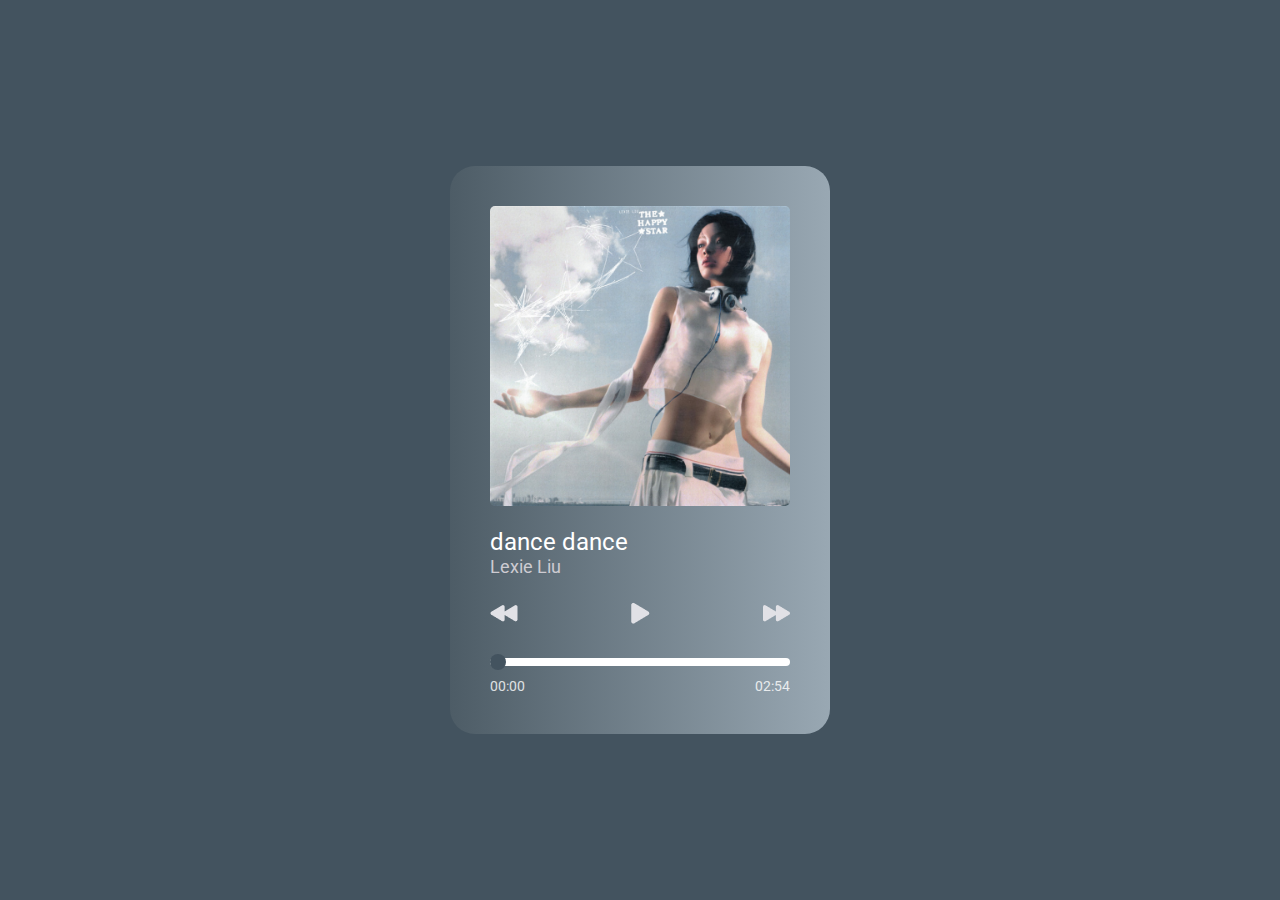
<file: index.html>
<!DOCTYPE html>
<html lang="pt-br">

<head>
  <meta charset="UTF-8">
  <meta name="viewport" content="width=device-width, initial-scale=1.0">
  <title>musica1</title>
  <link rel="stylesheet" href="./style.css">
</head>


<body>
  <div class="container">
    <div class="card-player">
      <div class="conteudo-musica">
        <img src="assets/dancedancecapa 1.png" alt="">
        <div class="desc-musica">
          <p>dance dance</p>
          <span>Lexie Liu</span>
        </div>
      </div>
      <div class="controles">
        <button id="voltar"><img src="./assets/voltar.png" alt="voltar"></button>
        <button id="play"><img src="./assets/play.png" alt="play"></button>
        <button id="pause" class="hide"><svg xmlns="http://www.w3.org/2000/svg" style="width: 17px; " viewBox="0 0 320 512">
            <path d="M48 64C21.5 64 0 85.5 0 112V400c0 26.5 21.5 48 48 48H80c26.5 0 48-21.5 48-48V112c0-26.5-21.5-48-48-48H48zm192 0c-26.5 0-48 21.5-48 48V400c0 26.5 21.5 48 48 48h32c26.5 0 48-21.5 48-48V112c0-26.5-21.5-48-48-48H240z" fill="#E1E1E6"></path>
          </svg></button>
        <button id="avancar"><img src="./assets/avancar.png" alt="avancar"></button>
      </div>
      <div class="container-progresso">
        <input id="progressBar" type="range" value="0" min="0" max="100" step="1">
      </div>
      <div class="tempo-musica">
        <span id="tempoAtual">00:00</span>
        <span id="tempoTotal">06:00</span>
      </div>
    </div>
  </div>
  <script src="./script.js"></script>
</body>

</html>
</file>
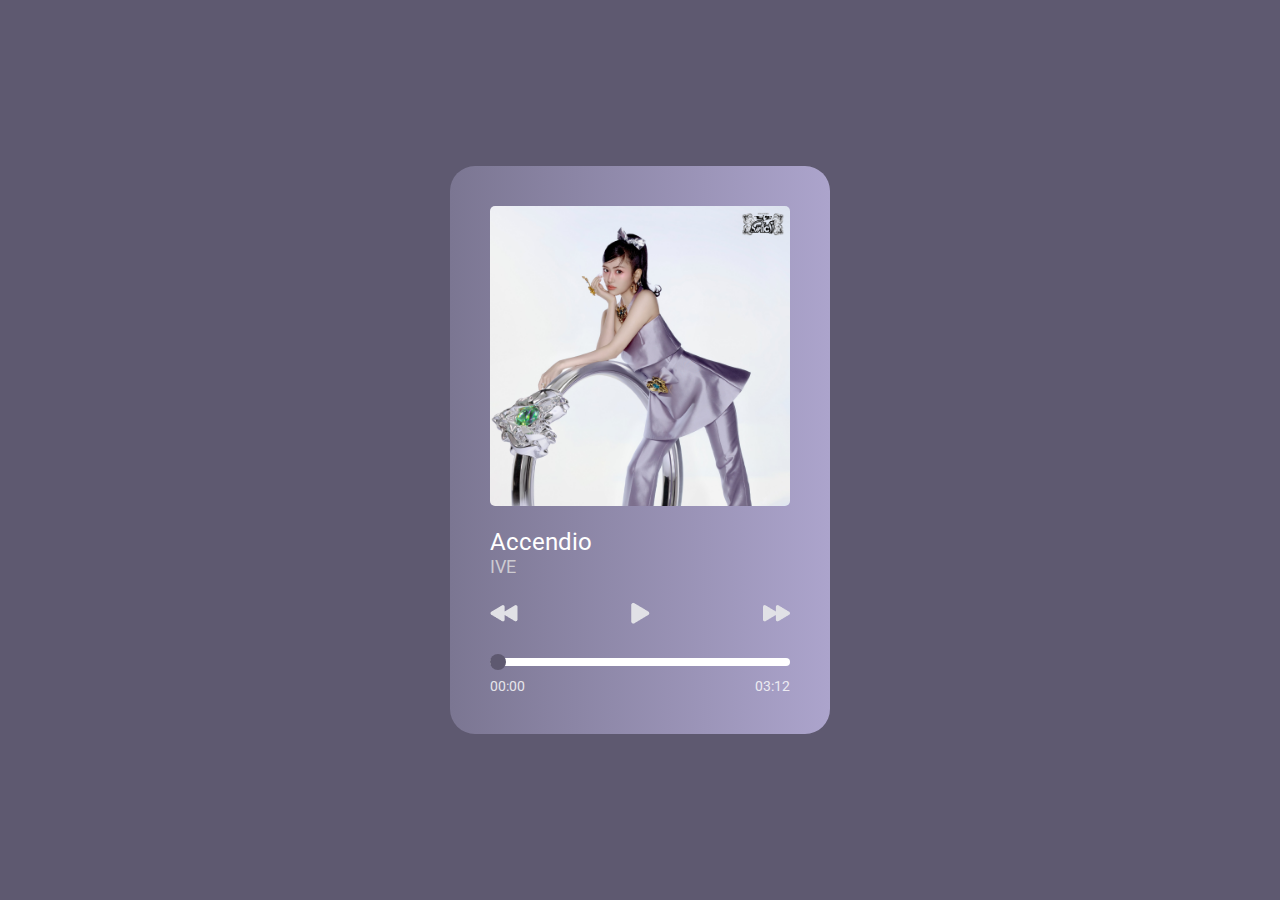
<file: indexA.html>
<!DOCTYPE html>
<html lang="pt-br">

<head>
  <meta charset="UTF-8">
  <meta name="viewport" content="width=device-width, initial-scale=1.0">
  <title>musica4</title>
  <link rel="stylesheet" href="styleA.css">
</head>


<body>
  <div class="container">
    <div class="card-player">
      <div class="conteudo-musica">
        <img src="assets/accendiocapa 1.png" alt="">
        <div class="desc-musica">
          <p>Accendio</p>
          <span>IVE</span>
        </div>
      </div>
      <div class="controles">
        <button id="voltar"><img src="./assets/voltar.png" alt="voltar"></button>
        <button id="play"><img src="./assets/play.png" alt="play"></button>
        <button id="pause" class="hide"><svg xmlns="http://www.w3.org/2000/svg" style="width: 17px; " viewBox="0 0 320 512">
            <path d="M48 64C21.5 64 0 85.5 0 112V400c0 26.5 21.5 48 48 48H80c26.5 0 48-21.5 48-48V112c0-26.5-21.5-48-48-48H48zm192 0c-26.5 0-48 21.5-48 48V400c0 26.5 21.5 48 48 48h32c26.5 0 48-21.5 48-48V112c0-26.5-21.5-48-48-48H240z" fill="#E1E1E6"></path>
          </svg></button>
        <button id="avancar"><img src="./assets/avancar.png" alt="avancar"></button>
      </div>
      <div class="container-progresso">
        <input id="progressBar" type="range" value="0" min="0" max="100" step="1">
      </div>
      <div class="tempo-musica">
        <span id="tempoAtual">00:00</span>
        <span id="tempoTotal">06:00</span>
      </div>
    </div>
  </div>
  <script src="scriptA.js"></script>
</body>

</html>
</file>
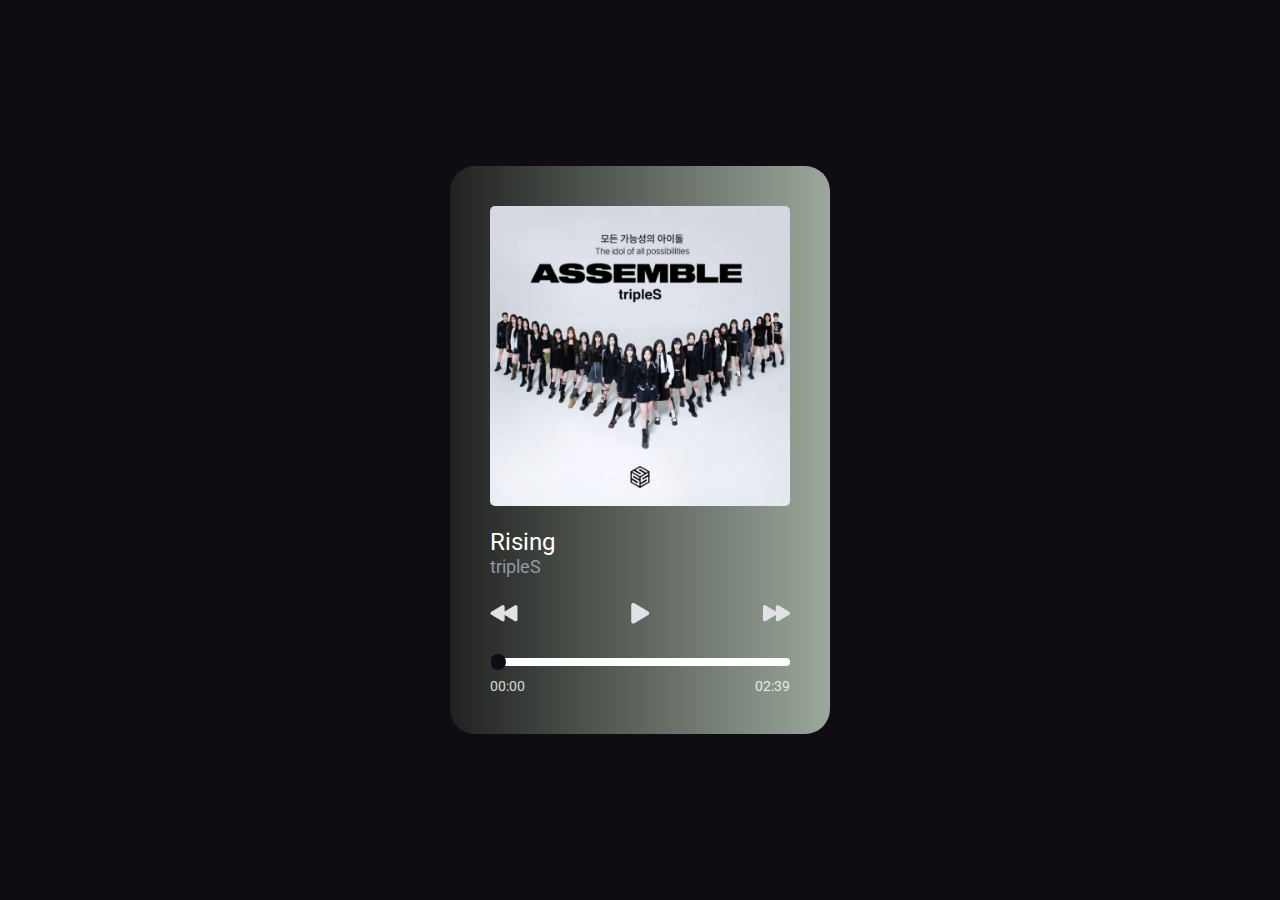
<file: indexR.html>
<!DOCTYPE html>
<html lang="pt-br">

<head>
  <meta charset="UTF-8">
  <meta name="viewport" content="width=device-width, initial-scale=1.0">
  <title>musica5</title>
  <link rel="stylesheet" href="styleR.css">
</head>


<body>
  <div class="container">
    <div class="card-player">
      <div class="conteudo-musica">
        <img src="assets/risingcapa 1.png" alt="">
        <div class="desc-musica">
          <p>Rising</p>
          <span>tripleS</span>
        </div>
      </div>
      <div class="controles">
        <button id="voltar"><img src="./assets/voltar.png" alt="voltar"></button>
        <button id="play"><img src="./assets/play.png" alt="play"></button>
        <button id="pause" class="hide"><svg xmlns="http://www.w3.org/2000/svg" style="width: 17px; " viewBox="0 0 320 512">
            <path d="M48 64C21.5 64 0 85.5 0 112V400c0 26.5 21.5 48 48 48H80c26.5 0 48-21.5 48-48V112c0-26.5-21.5-48-48-48H48zm192 0c-26.5 0-48 21.5-48 48V400c0 26.5 21.5 48 48 48h32c26.5 0 48-21.5 48-48V112c0-26.5-21.5-48-48-48H240z" fill="#E1E1E6"></path>
          </svg></button>
        <button id="avancar"><img src="./assets/avancar.png" alt="avancar"></button>
      </div>
      <div class="container-progresso">
        <input id="progressBar" type="range" value="0" min="0" max="100" step="1">
      </div>
      <div class="tempo-musica">
        <span id="tempoAtual">00:00</span>
        <span id="tempoTotal">06:00</span>
      </div>
    </div>
  </div>
  <script src="scriptR.js"></script>
</body>

</html>
</file>
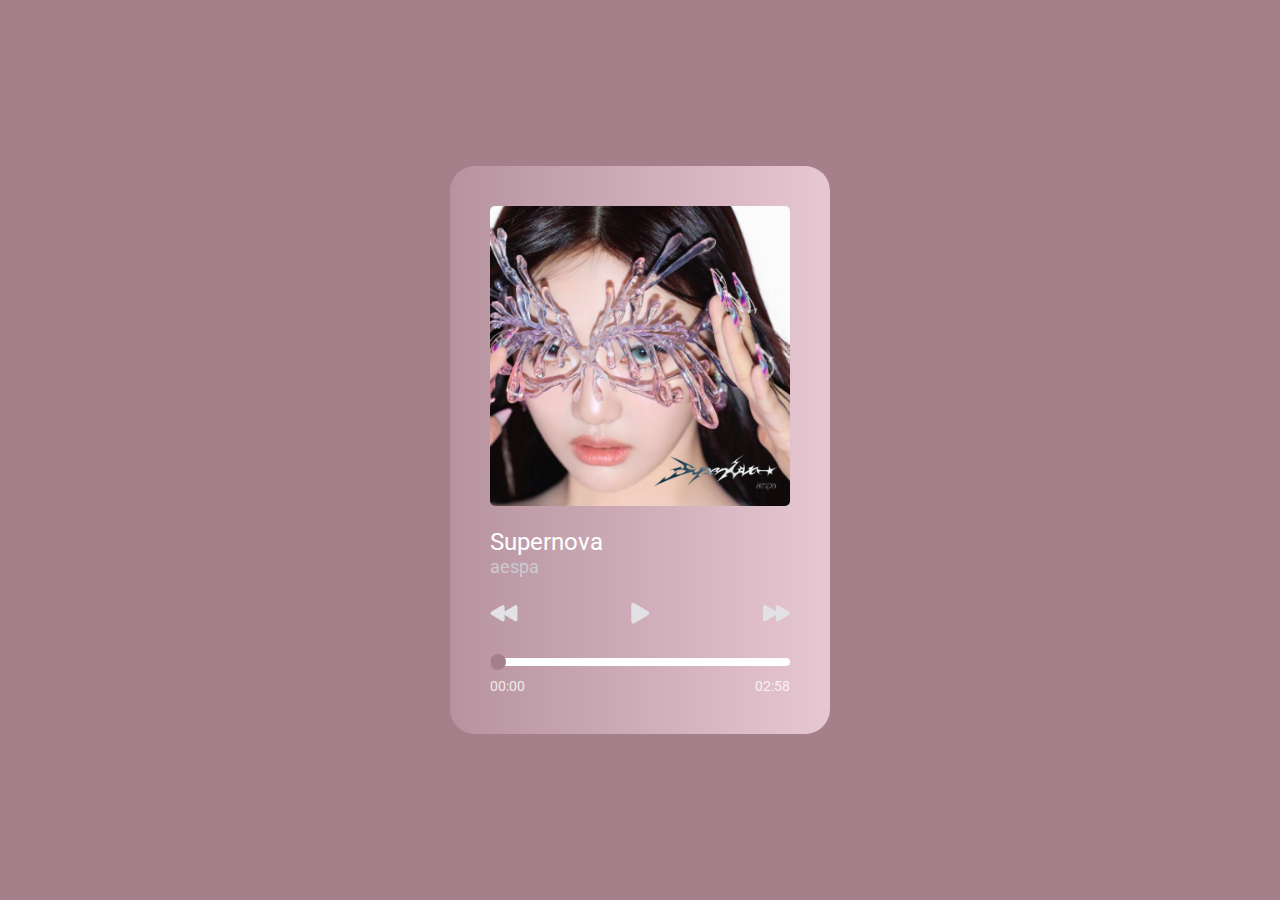
<file: indexS.html>
<!DOCTYPE html>
<html lang="pt-br">

<head>
  <meta charset="UTF-8">
  <meta name="viewport" content="width=device-width, initial-scale=1.0">
  <title>musica3</title>
 <link rel="stylesheet" href="styleS.css">
</head>


<body>
  <div class="container">
    <div class="card-player">
      <div class="conteudo-musica">
        <img src="assets/supernovacapa 1.png" alt="">
        <div class="desc-musica">
          <p>Supernova</p>
          <span>aespa</span>
        </div>
      </div>
      <div class="controles">
        <button id="voltar"><img src="./assets/voltar.png" alt="voltar"></button>
        <button id="play"><img src="./assets/play.png" alt="play"></button>
        <button id="pause" class="hide"><svg xmlns="http://www.w3.org/2000/svg" style="width: 17px; " viewBox="0 0 320 512">
            <path d="M48 64C21.5 64 0 85.5 0 112V400c0 26.5 21.5 48 48 48H80c26.5 0 48-21.5 48-48V112c0-26.5-21.5-48-48-48H48zm192 0c-26.5 0-48 21.5-48 48V400c0 26.5 21.5 48 48 48h32c26.5 0 48-21.5 48-48V112c0-26.5-21.5-48-48-48H240z" fill="#E1E1E6"></path>
          </svg></button>
        <button id="avancar"><img src="./assets/avancar.png" alt="avancar"></button>
      </div>
      <div class="container-progresso">
        <input id="progressBar" type="range" value="0" min="0" max="100" step="1">
      </div>
      <div class="tempo-musica">
        <span id="tempoAtual">00:00</span>
        <span id="tempoTotal">06:00</span>
      </div>
    </div>
  </div>
  <script src="scriptS.js"></script>
</body>

</html>
</file>
<file: style.css>
@import url('https://fonts.googleapis.com/css2?family=Roboto:ital,wght@0,100;0,300;0,400;0,500;0,700;0,900;1,100;1,300;1,400;1,500;1,700;1,900&family=Source+Serif+4:ital,opsz,wght@0,8..60,200..900;1,8..60,200..900&display=swap');

* {
  font-family: 'Roboto', sans-serif;
  box-sizing: border-box;
  margin: 0;
  padding: 0;
}
:root {
  font-size: 62.5%;
  background: #43535f;
}
.hide {
  display: none;
}
.container {
  height: 100vh;
  display: flex;
  justify-content: center;
  align-items: center;
}

.conteudo-musica img{
  border-radius: 5px;
  width: 300px; 
  height: 300px;
}

.card-player {
  background: linear-gradient(to left,#99a8b3, #4d5c66); 
  color: #fff;
  display: flex;
  flex-direction: column;
  padding: 40px;
  border-radius: 25px;
}
.desc-musica {
  margin: 20px 0px 15px 0px;
}
.desc-musica span {
  color: #cdcbd1;
}
.conteudo-musica p {
  font-size: 2.4rem;
}
.conteudo-musica span {
  font-size: 1.8rem;
}

.controles {
  margin: 10px 0px 30px 0px;
  display: flex;
  justify-content: space-between;
}
.controles button {
  background-color: transparent;
  border: none;
  cursor: pointer;
}

#progressBar {
  width: 100%;
  -webkit-appearance: none;
  appearance: none;
  height: 8px; /* altura da barra de progresso */
  background: #fff; /* cor de fundo da barra de progresso */
  outline: none;
  border-radius: 4px; /* bordas arredondadas */
}

#progressBar::-webkit-slider-thumb {
  -webkit-appearance: none;
  appearance: none;
  width: 16px; /* largura da bolinha */
  height: 16px; /* altura da bolinha */
    background: #43535f; /* cor da bolinha */
    border-radius: 50%; /* torna a bolinha redonda */
    cursor: pointer;
  }

.container-progresso input {
  width: 100%;
}
.tempo-musica {
  margin-top: 10px;
  display: flex;
  justify-content: space-between;
  font-size: 1.4rem;
  opacity: 0.8;
}
</file>
<file: styleA.css>
@import url('https://fonts.googleapis.com/css2?family=Roboto:ital,wght@0,100;0,300;0,400;0,500;0,700;0,900;1,100;1,300;1,400;1,500;1,700;1,900&family=Source+Serif+4:ital,opsz,wght@0,8..60,200..900;1,8..60,200..900&display=swap');

* {
  font-family: 'Roboto', sans-serif;
  box-sizing: border-box;
  margin: 0;
  padding: 0;
}
:root {
  font-size: 62.5%;
  background: #5e5970;
}
.hide {
  display: none;
}
.container {
  height: 100vh;
  display: flex;
  justify-content: center;
  align-items: center;
}

.conteudo-musica img{
  border-radius: 5px;
  width: 300px; 
  height: 300px;
}

.card-player {
  background: linear-gradient(to left,#aca4cc, #7b7692);
  color: #fff;
  display: flex;
  flex-direction: column;
  padding: 40px;
  border-radius: 25px;
}
.desc-musica {
  margin: 20px 0px 15px 0px;
}
.desc-musica span {
  color: #cdcbd1;
}
.conteudo-musica p {
  font-size: 2.4rem;
}
.conteudo-musica span {
  font-size: 1.8rem;
}

.controles {
  margin: 10px 0px 30px 0px;
  display: flex;
  justify-content: space-between;
}
.controles button {
  background-color: transparent;
  border: none;
  cursor: pointer;
}

#progressBar {
  width: 100%;
  -webkit-appearance: none;
  appearance: none;
  height: 8px; /* altura da barra de progresso */
  background: #fff; /* cor de fundo da barra de progresso */
  outline: none;
  border-radius: 4px; /* bordas arredondadas */
}

#progressBar::-webkit-slider-thumb {
  -webkit-appearance: none;
  appearance: none;
  width: 16px; /* largura da bolinha */
  height: 16px; /* altura da bolinha */
    background: #5e5970; /* cor da bolinha */
    border-radius: 50%; /* torna a bolinha redonda */
    cursor: pointer;
  }

.container-progresso input {
  width: 100%;
}
.tempo-musica {
  margin-top: 10px;
  display: flex;
  justify-content: space-between;
  font-size: 1.4rem;
  opacity: 0.8;
}
</file>
<file: styleR.css>
@import url('https://fonts.googleapis.com/css2?family=Roboto:ital,wght@0,100;0,300;0,400;0,500;0,700;0,900;1,100;1,300;1,400;1,500;1,700;1,900&family=Source+Serif+4:ital,opsz,wght@0,8..60,200..900;1,8..60,200..900&display=swap');

* {
  font-family: 'Roboto', sans-serif;
  box-sizing: border-box;
  margin: 0;
  padding: 0;
}
:root {
  font-size: 62.5%;
  background: #0f0d13;
}
.hide {
  display: none;
}
.container {
  height: 100vh;
  display: flex;
  justify-content: center;
  align-items: center;
}

.conteudo-musica img{
    border-radius: 5px;
    width: 300px; 
    height: 300px;
}

.card-player {
  background: linear-gradient(to left,#9ca89c, #202220);
  color: #fff;
  display: flex;
  flex-direction: column;
  padding: 40px;
  border-radius: 25px;
}
.desc-musica {
  margin: 20px 0px 15px 0px;
}
.desc-musica span {
  color: #9895a5;
}
.conteudo-musica p {
  font-size: 2.4rem;
}
.conteudo-musica span {
  font-size: 1.8rem;
}

.controles {
  margin: 10px 0px 30px 0px;
  display: flex;
  justify-content: space-between;
}
.controles button {
  background-color: transparent;
  border: none;
  cursor: pointer;
}

#progressBar {
  width: 100%;
  -webkit-appearance: none;
  appearance: none;
  height: 8px; /* altura da barra de progresso */
  background: #fff; /* cor de fundo da barra de progresso */
  outline: none;
  border-radius: 4px; /* bordas arredondadas */
}

#progressBar::-webkit-slider-thumb {
  -webkit-appearance: none;
  appearance: none;
  width: 16px; /* largura da bolinha */
  height: 16px; /* altura da bolinha */
    background: #0f0d13; /* cor da bolinha */
    border-radius: 50%; /* torna a bolinha redonda */
    cursor: pointer;
  }
  
.container-progresso input {
  width: 100%;
}


.tempo-musica {
  margin-top: 10px;
  display: flex;
  justify-content: space-between;
  font-size: 1.4rem;
  opacity: 0.8;
}
</file>
<file: styleS.css>
@import url('https://fonts.googleapis.com/css2?family=Roboto:ital,wght@0,100;0,300;0,400;0,500;0,700;0,900;1,100;1,300;1,400;1,500;1,700;1,900&family=Source+Serif+4:ital,opsz,wght@0,8..60,200..900;1,8..60,200..900&display=swap');

* {
  font-family: 'Roboto', sans-serif;
  box-sizing: border-box;
  margin: 0;
  padding: 0;
}
:root {
  font-size: 62.5%;
  background: #a5808b;
}
.hide {
  display: none;
}
.container {
  height: 100vh;
  display: flex;
  justify-content: center;
  align-items: center;
}

.conteudo-musica img{
  border-radius: 5px;
  width: 300px; 
  height: 300px;
}

.card-player {
  background: linear-gradient(to left,#e7c7d2, #b6939e);
  color: #fff;
  display: flex;
  flex-direction: column;
  padding: 40px;
  border-radius: 25px;
}
.desc-musica {
  margin: 20px 0px 15px 0px;
}
.desc-musica span {
  color: #cdcbd1;
}
.conteudo-musica p {
  font-size: 2.4rem;
}
.conteudo-musica span {
  font-size: 1.8rem;
}

.controles {
  margin: 10px 0px 30px 0px;
  display: flex;
  justify-content: space-between;
}
.controles button {
  background-color: transparent;
  border: none;
  cursor: pointer;
}

#progressBar {
  width: 100%;
  -webkit-appearance: none;
  appearance: none;
  height: 8px; /* altura da barra de progresso */
  background: #fff; /* cor de fundo da barra de progresso */
  outline: none;
  border-radius: 4px; /* bordas arredondadas */
}

#progressBar::-webkit-slider-thumb {
  -webkit-appearance: none;
  appearance: none;
  width: 16px; /* largura da bolinha */
  height: 16px; /* altura da bolinha */
    background: #a5808b; /* cor da bolinha */
    border-radius: 50%; /* torna a bolinha redonda */
    cursor: pointer;
  }
  
.container-progresso input {
  width: 100%;
}
.tempo-musica {
  margin-top: 10px;
  display: flex;
  justify-content: space-between;
  font-size: 1.4rem;
  opacity: 0.8;
}
</file>
